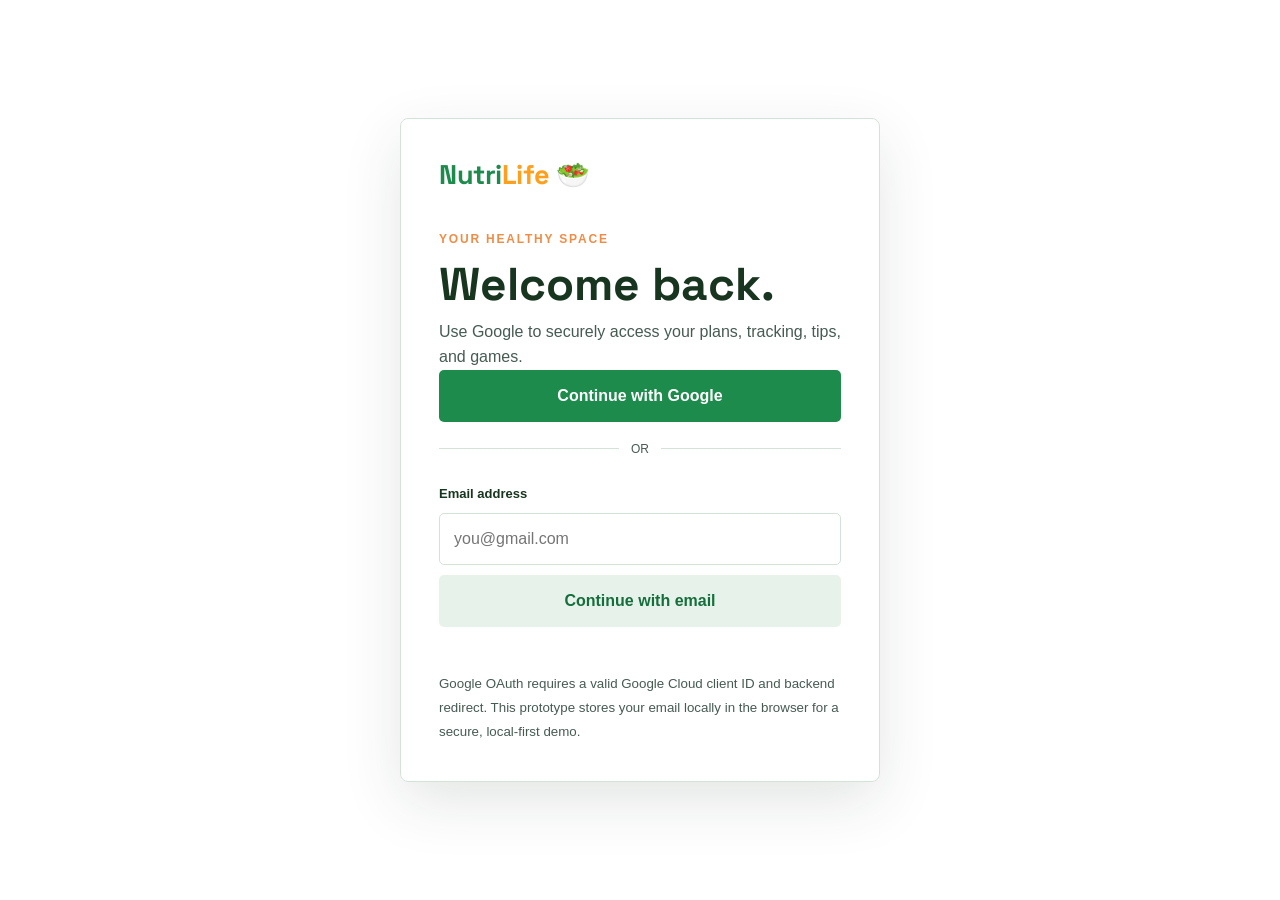
<file: index.html>
<!DOCTYPE html>
<html lang="en">

<head>
    <meta charset="UTF-8">
    <meta name="viewport" content="width=device-width, initial-scale=1.0">
    <meta name="description" content="NutriLife — Discover delicious recipes, nutrition advice, and healthy habits to help you live your best life.">
    <title>NutriLife — Healthy Eating</title>
    <link rel="stylesheet" href="styles.css">
</head>

<body>
    <script src="auth.js"></script>

    <!-- =========================
     NAVIGATION
========================= -->

    <header>
        <nav class="navbar">

            <a href="index.html" class="logo">
                Nutri<span>Life</span> 🥗
            </a>

            <ul class="nav-links" id="navLinks">
                <li><a href="index.html" class="active">Home</a></li>
                <li><a href="calculator.html">Calorie Calculator</a></li>
                <li><a href="nutrition.html">Nutrition</a></li>
                <li><a href="planner.html">Meal Planner</a></li>
                <li><a href="tips.html">Tips</a></li>
                <li><a href="game.html">Game</a></li>
            </ul>

            <button class="menu-btn" onclick="toggleMenu()">☰</button>

        </nav>

    </header>


    <!-- =========================
     HERO
========================= -->

    <section class="hero" id="home">

        <div class="hero-content">

            <h1>
                Eat Better.<br>
                Feel <span>Better.</span>
            </h1>

            <p>
                Discover delicious recipes, simple nutrition advice,
                and healthy habits designed to help you live your best life.
            </p>

            <div class="hero-buttons">

                <a href="planner.html">
                    <button class="btn btn-secondary">
                        Build My Meal Plan
                    </button>
                </a>

            </div>

        </div>

    </section>


    <!-- =========================
     BENEFITS
========================= -->

    <section class="benefits">

        <div class="container">

            <div class="section-title">
                <h2>Why Eat Healthy?</h2>
                <p>Small choices can make a big difference.</p>
            </div>

            <div class="benefit-grid">

                <div class="benefit-card">
                    <div class="benefit-icon">⚡</div>
                    <h3>More Energy</h3>
                    <p>Give your body the nutrients it needs to stay energized.</p>
                </div>

                <div class="benefit-card">
                    <div class="benefit-icon">🧠</div>
                    <h3>Better Focus</h3>
                    <p>Healthy foods can support concentration and mental performance.</p>
                </div>

                <div class="benefit-card">
                    <div class="benefit-icon">❤️</div>
                    <h3>Heart Health</h3>
                    <p>Choose balanced foods that support your overall wellbeing.</p>
                </div>

                <div class="benefit-card">
                    <div class="benefit-icon">💪</div>
                    <h3>Strong Body</h3>
                    <p>Protein, vitamins and minerals help support your body.</p>
                </div>

            </div>

        </div>

    </section>


    <!-- =========================
     NEWSLETTER
========================= -->

    <section class="newsletter">

        <div class="newsletter-box">

            <h2>Join the NutriLife Community</h2>

            <p>
                Get nutrition tips and healthy habits delivered
                straight to your inbox.
            </p>

            <form class="newsletter-form" onsubmit="subscribe(event)">

                <input type="email" id="email" placeholder="Enter your email" required>

                <button type="submit">
                    Subscribe
                </button>

            </form>

        </div>

    </section>


    <!-- =========================
     FOOTER
========================= -->

    <footer>

        <div class="footer-grid">

            <div>

                <h3>🥗 NutriLife</h3>

                <p>
                    Helping people discover simple,
                    delicious and balanced ways to eat better.
                </p>

            </div>

            <div>

                <h3>Explore</h3>

                <ul>
                    <li><a href="nutrition.html">Nutrition</a></li>
                    <li><a href="planner.html">Meal Planner</a></li>
                    <li><a href="tips.html">Health Tips</a></li>
                </ul>

            </div>

            <div>

                <h3>Follow Us</h3>

                <ul>
                    <li>📸 Instagram</li>
                    <li>📘 Facebook</li>
                    <li>🐦 Twitter</li>
                    <li>▶️ YouTube</li>
                </ul>

            </div>

        </div>

        <div class="copyright">

            © 2026 NutriLife. Eat well. Live well.

        </div>

    </footer>


    <!-- =========================
     JAVASCRIPT
========================= -->

    <script>

        /* MOBILE MENU */

        function toggleMenu() {
            document
                .getElementById("navLinks")
                .classList.toggle("show");
        }


        /* NEWSLETTER */

        function subscribe(event) {

            event.preventDefault();

            const email =
                document
                    .getElementById("email")
                    .value;

            alert(
                "Thanks for subscribing! 🥗\n\n" +
                email +
                " has been added to the NutriLife newsletter."
            );

            document
                .getElementById("email")
                .value = "";

        }

    </script>

</body>

</html>
</file>
<file: styles.css>
@import url('https://fonts.googleapis.com/css2?family=DM+Sans:wght@400;500;700&family=Space+Grotesk:wght@500;600;700&display=swap');

:root {
    --bg: #f5fbf6;
    --card: #ffffff;
    --surface: #eef7ee;
    --text: #17231d;
    --muted: #465b52;
    --line: #d4e3d8;
    --green: #1d8b4c;
    --green-dark: #166e3c;
    --orange: #ef8d47;
    --blue: #3fa8c9;
    --danger: #c95d43;
    --shadow: 0 18px 40px rgba(23, 35, 29, 0.09);
}

:focus-visible {
    outline: 3px solid rgba(29, 139, 76, 0.45);
    outline-offset: 2px;
}

html { scroll-behavior: smooth; }
body {
    margin: 0;
    color: var(--text);
    background: var(--bg);
    font-family: 'DM Sans', sans-serif;
    line-height: 1.5;
}
button, input, select { font: inherit; }
button { cursor: pointer; }
button:disabled { cursor: not-allowed; opacity: 0.7; }

header { border-bottom: 1px solid var(--line); background: rgba(245, 251, 246, 0.96); position: sticky; top: 0; z-index: 2; backdrop-filter: blur(12px); }
.navbar { max-width: 1160px; height: 74px; margin: auto; padding: 0 24px; display: flex; align-items: center; justify-content: space-between; }
.logo { color: var(--green); font: 700 25px 'Space Grotesk', sans-serif; text-decoration: none; letter-spacing: 0; }
.logo span { color: var(--orange); }
.nav-links { display: flex; gap: 26px; list-style: none; margin: 0; padding: 0; }
.nav-links a { color: var(--muted); font-size: 14px; text-decoration: none; }
.nav-links a:hover, .nav-links a.active { color: var(--green); }
.menu-btn { display: none; border: 0; background: var(--green); color: white; padding: 9px 12px; border-radius: 6px; }
.sign-out { border: 0; background: transparent; color: var(--muted); font: inherit; font-size: 14px; cursor: pointer; }
.sign-out:hover { color: var(--orange); }
.login-page { min-height: 100vh; display: grid; place-items: center; background: radial-gradient(circle at 20% 10%, #e4f1d1, transparent 35%), var(--bg); }
.login-shell { width: min(100% - 36px, 480px); }
.login-card { padding: 38px; border: 1px solid var(--line); border-radius: 20px; background: var(--card); box-shadow: var(--shadow); }
.login-card .logo { display: block; margin-bottom: 34px; }
.login-card h1 { font-size: 46px; margin: 12px 0; }
.login-card p, .login-card small { color: var(--muted); line-height: 1.6; }
.login-card form { display: grid; gap: 10px; margin: 26px 0 16px; }
.login-card label { font-size: 13px; font-weight: 700; }
.login-button { border: 0; border-radius: 12px; padding: 14px; background: var(--green); color: white; font-weight: 700; width: 100%; }
.login-button.secondary { background: #e7f3ea; color: var(--green-dark); }
.login-button:hover { filter: brightness(0.97); }
.login-error { min-height: 18px; color: var(--danger); font-size: 13px; }
.or-divider { display: flex; align-items: center; gap: 12px; color: var(--muted); font-size: 12px; text-transform: uppercase; margin: 18px 0; }
.or-divider::before, .or-divider::after { content: ""; flex: 1; height: 1px; background: var(--line); }

.calculator-shell { max-width: 1160px; margin: auto; padding: 78px 24px 110px; }
.intro { max-width: 740px; margin-bottom: 46px; }
.eyebrow { color: var(--orange); font-size: 12px; font-weight: 700; letter-spacing: 1.8px; text-transform: uppercase; }
h1, h2, h3 { font-family: 'Space Grotesk', sans-serif; letter-spacing: 0; }
h1 { font-size: clamp(42px, 7vw, 82px); line-height: .98; margin: 16px 0 22px; max-width: 760px; }
h1 span { color: var(--green); }
.intro p { color: var(--muted); font-size: 18px; line-height: 1.6; max-width: 600px; }
.calculator-grid { display: grid; grid-template-columns: minmax(0, 1.05fr) minmax(320px, .95fr); gap: 26px; align-items: start; }
.form-panel, .result-panel { background: var(--card); border: 1px solid var(--line); border-radius: 18px; padding: 32px; }
.form-panel h2, .result-panel h2 { margin: 0 0 8px; font-size: 27px; }
.panel-copy { color: var(--muted); margin: 0 0 27px; line-height: 1.5; }
.field-grid { display: grid; grid-template-columns: 1fr 1fr; gap: 18px; }
.field { display: flex; flex-direction: column; gap: 8px; }
.field.full { grid-column: 1 / -1; }
label { font-size: 13px; font-weight: 700; }
input, select { width: 100%; border: 1px solid var(--line); border-radius: 10px; padding: 13px 14px; background: white; color: var(--text); outline: none; }
input:focus, select:focus { border-color: var(--green); box-shadow: 0 0 0 3px rgba(29, 139, 76, .12); }
.hint { color: var(--muted); font-size: 12px; }
.calculate-btn { width: 100%; border: 0; border-radius: 12px; margin-top: 25px; padding: 15px; background: var(--green); color: white; font-weight: 700; }
.calculate-btn:hover { background: var(--green-dark); }
.result-panel { background: var(--green); color: white; position: sticky; top: 100px; }
.result-panel:not(.is-visible) { min-height: 390px; display: flex; flex-direction: column; justify-content: center; }
.result-panel:not(.is-visible) .result-content { display: none; }
.result-empty { color: #d5e3d7; line-height: 1.6; }
.is-visible .result-empty { display: none; }
.result-content { display: none; }
.is-visible .result-content { display: block; }
.nutrition-dashboard { display: grid; grid-template-columns: 1.15fr .85fr; gap: 24px; margin-top: 34px; }
.dashboard-panel { padding: 28px; border: 1px solid var(--line); border-radius: 20px; background: var(--card); box-shadow: 0 8px 25px rgba(14, 30, 19, .04); }
.dashboard-heading { display: flex; align-items: flex-start; justify-content: space-between; gap: 18px; }
.dashboard-heading h2 { margin: 6px 0 0; font-size: 24px; }
.dashboard-label { color: var(--orange); font-size: 12px; font-weight: 700; letter-spacing: 1px; text-transform: uppercase; }
.dashboard-copy { color: var(--muted); font-size: 14px; line-height: 1.5; margin: 12px 0 20px; }
.dashboard-reset { border: 1px solid var(--line); border-radius: 10px; background: transparent; color: var(--muted); padding: 8px 12px; font-size: 12px; }
.intake-form { display: grid; grid-template-columns: repeat(3, 1fr); gap: 12px; align-items: end; }
.intake-form label { display: grid; gap: 7px; color: var(--text); font-size: 12px; font-weight: 700; }
.intake-form input { padding: 11px 12px; }
.intake-form .btn { grid-column: 1 / -1; width: 100%; padding: 12px; }
.intake-status { color: var(--green); font-size: 13px; font-weight: 700; margin-top: 17px; }
.water-percent { color: var(--green); font-size: 19px; font-weight: 700; }
.water-progress { height: 9px; margin: 21px 0; border-radius: 8px; background: #dce8df; overflow: hidden; }
.water-progress-bar { width: 0; height: 100%; border-radius: 8px; background: var(--blue); transition: width .25s ease; }
.water-glasses { display: grid; grid-template-columns: repeat(8, 1fr); gap: 7px; }
.water-glass { height: 35px; border: 1px solid #b7d6df; border-radius: 4px; background: #eef8fa; color: white; font-weight: 700; }
.water-glass.filled { border-color: var(--blue); background: var(--blue); }
.profile-form { display: grid; grid-template-columns: repeat(2, minmax(0, 1fr)); gap: 12px; margin-top: 18px; }
.profile-form label { display: grid; gap: 6px; }
.profile-form .btn { grid-column: 1 / -1; }
.quick-status { color: var(--muted); font-size: 12px; line-height: 1.4; margin-top: 15px; }

@media (max-width: 760px) {
    .nutrition-dashboard { grid-template-columns: 1fr; }
    .profile-form { grid-template-columns: 1fr; }
}
@media (max-width: 480px) {
    .intake-form { grid-template-columns: 1fr; }
    .intake-form .btn { grid-column: auto; }
}
.result-label { color: var(--lime); font-size: 13px; font-weight: 700; text-transform: uppercase; letter-spacing: 1px; }
.target { color: var(--lime); font: 700 clamp(48px, 7vw, 72px) 'Space Grotesk', sans-serif; margin: 7px 0 5px; }
.result-note { color: #d5e3d7; line-height: 1.5; margin: 0 0 28px; }
.stats { display: grid; grid-template-columns: 1fr 1fr; gap: 10px; }
.stat { border-top: 1px solid rgba(255,255,255,.25); padding-top: 13px; }
.stat strong { display: block; font: 600 22px 'Space Grotesk', sans-serif; }
.stat span { color: #c0d3c3; font-size: 12px; }
.macro-title { margin: 30px 0 14px; font-size: 16px; }
.macro { display: flex; justify-content: space-between; border-top: 1px solid rgba(255,255,255,.25); padding: 12px 0; color: #e8f1e8; }
.macro strong { color: var(--lime); }
.diet-plan { margin-top: 30px; }
.diet-intro { color: #d5e3d7; font-size: 13px; line-height: 1.5; margin: -2px 0 14px; }
.meal-plan { display: grid; gap: 10px; }
.meal-card { display: flex; align-items: center; justify-content: space-between; gap: 16px; border-top: 1px solid rgba(255,255,255,.25); padding: 12px 0; }
.meal-card p { color: #e8f1e8; font-size: 13px; line-height: 1.4; margin: 5px 0 0; }
.meal-card strong { color: var(--lime); white-space: nowrap; font-size: 14px; }
.meal-label { color: var(--lime); font-size: 12px; font-weight: 700; letter-spacing: .8px; text-transform: uppercase; }
.serving-control { display: grid; grid-template-columns: 1fr auto; gap: 8px; color: #d5e3d7; font-size: 13px; margin: 16px 0; }
.serving-control output { color: var(--lime); font-weight: 700; }
.serving-control input { grid-column: 1 / -1; width: 100%; accent-color: var(--lime); }
.shopping-list { display: grid; gap: 8px; }
.shopping-item { display: flex; align-items: center; gap: 8px; color: #e8f1e8; font-size: 13px; }
.shopping-item input { width: auto; accent-color: var(--lime); }
.history-panel { margin-top: 24px; padding: 28px; border: 1px solid var(--line); border-radius: 20px; background: var(--card); }
.history-list { display: grid; gap: 8px; }
.history-row { display: flex; flex-wrap: wrap; gap: 16px; border-top: 1px solid var(--line); padding: 12px 0; color: var(--muted); font-size: 13px; }
.history-row strong { color: var(--text); margin-right: auto; }
.history-delete { border: 1px solid #e2b8ad; border-radius: 5px; padding: 5px 9px; background: transparent; color: #c65f48; font-size: 12px; }
.history-delete:hover { background: #fff0eb; }
.game-page { background: #102217; color: white; min-height: 100vh; }
.game-page header { background: rgba(16, 34, 23, .95); border-color: rgba(255,255,255,.12); }
.game-page .nav-links a { color: #b8c6bd; }
.game-page .nav-links a:hover, .game-page .nav-links a.active { color: var(--lime); }
.game-shell { max-width: 1000px; margin: auto; padding: 70px 24px 90px; }
.game-intro { max-width: 680px; margin-bottom: 35px; }
.game-intro h1 { font-size: clamp(46px, 8vw, 86px); line-height: .95; margin: 14px 0 18px; }
.game-intro h1 span { color: var(--lime); }
.game-intro p { color: #b8c6bd; font-size: 18px; line-height: 1.6; }
.game-panel { padding: 24px; border: 1px solid rgba(255,255,255,.15); border-radius: 10px; background: #193526; box-shadow: 0 20px 55px rgba(0,0,0,.22); }
.game-topbar { display: grid; grid-template-columns: repeat(3, 1fr); gap: 10px; margin-bottom: 18px; }
.game-topbar > div { padding: 13px 16px; border-radius: 6px; background: rgba(255,255,255,.08); }
.game-stat-label { display: block; color: #b8c6bd; font-size: 11px; letter-spacing: 1px; text-transform: uppercase; }
.game-topbar strong { display: block; color: var(--lime); font: 700 27px 'Space Grotesk', sans-serif; margin-top: 4px; }
.game-stage { height: 480px; position: relative; overflow: hidden; border-radius: 7px; border: 1px solid rgba(255,255,255,.12); background: radial-gradient(circle at 50% 0%, #376b45 0, #234d35 34%, #132c20 100%); outline: none; }
.game-stage:focus { box-shadow: 0 0 0 3px rgba(217,237,99,.5); }
.game-stage::after { content: ""; position: absolute; inset: auto 0 0; height: 50px; background: #0e2118; border-top: 1px solid rgba(217,237,99,.25); }
.game-message { position: absolute; z-index: 3; inset: 0; display: grid; place-content: center; text-align: center; padding: 24px; background: rgba(16,34,23,.62); }
.game-message[hidden] { display: none; }
.game-message h2 { font-size: 32px; margin: 0 0 8px; }
.game-message p { color: #d5e3d7; margin: 0 0 20px; }
.game-start { border: 0; border-radius: 5px; padding: 14px 24px; background: var(--lime); color: #17231d; font-weight: 700; }
.basket { position: absolute; z-index: 2; bottom: 13px; left: 50%; transform: translateX(-50%); font-size: 43px; transition: left .12s ease; }
.falling-food { position: absolute; z-index: 1; top: -50px; font-size: 34px; animation: foodFall linear forwards; }
@keyframes foodFall { to { top: calc(100% + 35px); transform: rotate(360deg); } }
.game-controls { display: flex; justify-content: center; gap: 15px; margin-top: 18px; }
.game-controls button { width: 58px; height: 45px; border: 1px solid rgba(255,255,255,.2); border-radius: 5px; background: #244a35; color: white; font-size: 26px; }
.game-controls button:hover { background: var(--green); border-color: var(--lime); }
.game-controls .game-end { width: auto; padding: 0 16px; background: #713a35; font-size: 14px; }
.meal-input select, .meal-input input { min-width: 0; }
.planner-actions { display: flex; align-items: center; gap: 10px; flex-wrap: wrap; margin-bottom: 24px; color: #b8c6bd; font-size: 14px; }
.planner-actions .add-btn { padding: 10px 16px; }
.planner-actions span { margin-left: auto; font-weight: 700; color: #ffcf8a; }
.meal-list li strong { color: #1d8b4c; font-size: 12px; margin-right: 4px; text-transform: uppercase; }

@media (max-width: 600px) {
    .planner-actions span { margin-left: 0; width: 100%; }
}
.game-status { color: #b8c6bd; text-align: center; font-size: 13px; margin: 15px 0 0; }
.game-page footer { background: #0e2118; border-color: rgba(255,255,255,.12); color: #b8c6bd; }
@media (max-width: 600px) { .game-shell { padding: 48px 16px 65px; } .game-panel { padding: 14px; } .game-stage { height: 420px; } }
.smart-tools, .insights-grid { display: grid; grid-template-columns: repeat(2, minmax(0, 1fr)); gap: 24px; margin-top: 24px; }
.smart-tools .unit-panel { grid-column: 1 / -1; }
.tool-row { display: flex; align-items: center; gap: 8px; margin-top: 18px; }
.tool-row input, .tool-row select { min-width: 0; padding: 11px 12px; }
.tool-row input { flex: 1; }
.tool-small { border: 0; border-radius: 10px; padding: 11px 14px; background: var(--green); color: white; font-weight: 700; white-space: nowrap; }
.tool-small:hover { background: #146b39; }
.rings { display: flex; justify-content: space-around; gap: 18px; margin: 24px 0 12px; }
.ring { --ring-progress: 0deg; width: 92px; height: 92px; display: grid; place-content: center; text-align: center; border-radius: 50%; background: conic-gradient(var(--orange) var(--ring-progress), #e5e9df 0); position: relative; }
.ring::before { content: ""; position: absolute; inset: 8px; border-radius: 50%; background: var(--card); }
.ring span, .ring small { position: relative; z-index: 1; }
.ring span { font-weight: 700; font-size: 17px; }
.ring small { font-size: 10px; color: var(--muted); }
.weekly-total { color: var(--green); font: 700 34px 'Space Grotesk', sans-serif; margin-top: 22px; }
.week-bars { display: flex; align-items: end; gap: 8px; height: 70px; margin-top: 20px; border-bottom: 1px solid var(--line); }
.week-bars span { flex: 1; min-height: 4px; border-radius: 4px 4px 0 0; background: var(--orange); }
.density-grade { color: var(--green); font: 700 36px 'Space Grotesk', sans-serif; }
.density-meter { height: 12px; margin-top: 24px; border-radius: 8px; background: #e5e9df; overflow: hidden; }
.density-meter div { width: 0; height: 100%; border-radius: inherit; background: linear-gradient(90deg, var(--orange), var(--lime)); transition: width .3s ease; }
.badges { display: flex; gap: 8px; flex-wrap: wrap; margin-top: 24px; }
.badges span { padding: 9px 11px; border: 1px solid var(--line); border-radius: 5px; color: var(--muted); font-size: 12px; }
.badges span.unlocked { border-color: var(--green); background: #e8f5e9; color: var(--green); font-weight: 700; }
.export-buttons { display: flex; gap: 8px; margin-top: 18px; flex-wrap: wrap; }
.reminder-panel { margin-top: 24px; }
.reminder-controls { display: flex; align-items: end; gap: 12px; flex-wrap: wrap; margin-top: 20px; }
.reminder-controls label { display: grid; gap: 7px; color: var(--text); font-size: 12px; }
.reminder-controls input { padding: 10px; }

@media (max-width: 760px) {
    .smart-tools, .insights-grid { grid-template-columns: 1fr; }
    .nav-links { display: none; }
    .menu-btn { display: block; }
    .calculator-shell { padding-top: 54px; }
    .calculator-grid { grid-template-columns: 1fr; }
    .result-panel { position: static; }
    .tool-row { flex-wrap: wrap; }
}
@media (max-width: 480px) {
    .navbar, .calculator-shell { padding-left: 18px; padding-right: 18px; }
    .form-panel, .result-panel { padding: 23px; }
    .field-grid { grid-template-columns: 1fr; }
    .field.full { grid-column: auto; }
    .tool-row input, .tool-row select { flex: 1 1 42%; }
    .rings { gap: 8px; }
    .ring { width: 78px; height: 78px; }
    .reminder-controls { display: grid; grid-template-columns: 1fr; }
}
footer { border-top: 1px solid var(--line); padding: 24px; color: var(--muted); font-size: 13px; text-align: center; }

/* chart styles */
.chart-card { padding: 24px; margin-top: 24px; border-radius: 22px; background: linear-gradient(135deg, rgba(240, 253, 244, 1), rgba(255, 255, 255, 0.96)); border: 1px solid rgba(34, 197, 94, 0.12); box-shadow: 0 18px 40px rgba(15, 23, 42, 0.08); }
.chart-header { margin-bottom: 20px; }
.chart-header h3 { margin: 8px 0 0; font-size: clamp(1.5rem, 2vw, 2rem); color: var(--text); }
.chart-grid { display: grid; grid-template-columns: repeat(2, minmax(0, 1fr)); gap: 20px; }
.chart-panel { background: rgba(255, 255, 255, 0.85); border: 1px solid rgba(148, 163, 184, 0.22); border-radius: 18px; padding: 16px; box-shadow: inset 0 1px 0 rgba(255, 255, 255, 0.8); }
.chart-wrap { position: relative; height: 320px; }
.chart-card canvas { width: 100% !important; min-height: 280px; }
@media (max-width: 768px) { .chart-grid { grid-template-columns: 1fr; } .chart-wrap { height: 260px; } }

/* Utilities */
.sr-only { position: absolute; width: 1px; height: 1px; padding: 0; margin: -1px; overflow: hidden; clip: rect(0, 0, 0, 0); white-space: nowrap; border: 0; }

/* remove duplicate/legacy imports after 216 */
    --ink: #17231d;
    --muted: #68766d;
    --paper: #f7f5ef;
    --panel: #fffdf8;
    --line: #d9ded3;
    --green: #1d6b4b;
    --lime: #d9ed63;
    --orange: #ef8657;
}

* { box-sizing: border-box; }
html { scroll-behavior: smooth; }
body { margin: 0; color: var(--ink); background: var(--paper); font-family: 'DM Sans', sans-serif; }
button, input, select { font: inherit; }
button { cursor: pointer; }

header { border-bottom: 1px solid var(--line); background: rgba(247, 245, 239, .94); position: sticky; top: 0; z-index: 2; backdrop-filter: blur(12px); }
.navbar { max-width: 1160px; height: 74px; margin: auto; padding: 0 24px; display: flex; align-items: center; justify-content: space-between; }
.logo { color: var(--green); font: 700 25px 'Space Grotesk', sans-serif; text-decoration: none; letter-spacing: 0; }
.logo span { color: var(--orange); }
.nav-links { display: flex; gap: 26px; list-style: none; margin: 0; padding: 0; }
.nav-links a { color: var(--muted); font-size: 14px; text-decoration: none; }
.nav-links a:hover, .nav-links a.active { color: var(--green); }
.menu-btn { display: none; border: 0; background: var(--green); color: white; padding: 9px 12px; border-radius: 6px; }
.sign-out { border: 0; background: transparent; color: var(--muted); font: inherit; font-size: 14px; cursor: pointer; }
.sign-out:hover { color: var(--orange); }
.login-page { min-height: 100vh; display: grid; place-items: center; background: radial-gradient(circle at 20% 10%, #e4f1d1, transparent 35%), var(--paper); }
.login-shell { width: min(100% - 36px, 480px); }
.login-card { padding: 38px; border: 1px solid var(--line); border-radius: 8px; background: var(--panel); box-shadow: 0 20px 60px rgba(23, 53, 31, .12); }
.login-card .logo { display: block; margin-bottom: 34px; }
.login-card h1 { font-size: 46px; margin: 12px 0; }
.login-card p, .login-card small { color: var(--muted); line-height: 1.6; }
.login-card form { display: grid; gap: 10px; margin: 26px 0 16px; }
.login-card label { font-size: 13px; font-weight: 700; }
.login-button { border: 0; border-radius: 5px; padding: 14px; background: var(--green); color: white; font-weight: 700; }
.login-error { min-height: 18px; color: #c65f48; font-size: 13px; }

.calculator-shell { max-width: 1160px; margin: auto; padding: 78px 24px 110px; }
.intro { max-width: 740px; margin-bottom: 46px; }
.eyebrow { color: var(--orange); font-size: 12px; font-weight: 700; letter-spacing: 1.8px; text-transform: uppercase; }
h1, h2, h3 { font-family: 'Space Grotesk', sans-serif; letter-spacing: 0; }
h1 { font-size: clamp(42px, 7vw, 82px); line-height: .98; margin: 16px 0 22px; max-width: 760px; }
h1 span { color: var(--green); }
.intro p { color: var(--muted); font-size: 18px; line-height: 1.6; max-width: 600px; }
.calculator-grid { display: grid; grid-template-columns: minmax(0, 1.05fr) minmax(320px, .95fr); gap: 26px; align-items: start; }
.form-panel, .result-panel { background: var(--panel); border: 1px solid var(--line); border-radius: 8px; padding: 32px; }
.form-panel h2, .result-panel h2 { margin: 0 0 8px; font-size: 27px; }
.panel-copy { color: var(--muted); margin: 0 0 27px; line-height: 1.5; }
.field-grid { display: grid; grid-template-columns: 1fr 1fr; gap: 18px; }
.field { display: flex; flex-direction: column; gap: 8px; }
.field.full { grid-column: 1 / -1; }
label { font-size: 13px; font-weight: 700; }
input, select { width: 100%; border: 1px solid var(--line); border-radius: 5px; padding: 13px 14px; background: white; color: var(--ink); outline: none; }
input:focus, select:focus { border-color: var(--green); box-shadow: 0 0 0 3px rgba(29, 107, 75, .12); }
.hint { color: var(--muted); font-size: 12px; }
.calculate-btn { width: 100%; border: 0; border-radius: 5px; margin-top: 25px; padding: 15px; background: var(--green); color: white; font-weight: 700; }
.calculate-btn:hover { background: #154e38; }
.result-panel { background: var(--green); color: white; position: sticky; top: 100px; }
.result-panel:not(.is-visible) { min-height: 390px; display: flex; flex-direction: column; justify-content: center; }
.result-panel:not(.is-visible) .result-content { display: none; }
.result-empty { color: #d5e3d7; line-height: 1.6; }
.is-visible .result-empty { display: none; }
.result-content { display: none; }
.is-visible .result-content { display: block; }
.nutrition-dashboard { display: grid; grid-template-columns: 1.15fr .85fr; gap: 24px; margin-top: 34px; }
.dashboard-panel { padding: 28px; border: 1px solid var(--line); border-radius: 8px; background: var(--panel); }
.dashboard-heading { display: flex; align-items: flex-start; justify-content: space-between; gap: 18px; }
.dashboard-heading h2 { margin: 6px 0 0; font-size: 24px; }
.dashboard-label { color: var(--orange); font-size: 12px; font-weight: 700; letter-spacing: 1px; text-transform: uppercase; }
.dashboard-copy { color: var(--muted); font-size: 14px; line-height: 1.5; margin: 12px 0 20px; }
.dashboard-reset { border: 1px solid var(--line); border-radius: 5px; background: transparent; color: var(--muted); padding: 8px 12px; font-size: 12px; }
.intake-form { display: grid; grid-template-columns: repeat(3, 1fr); gap: 12px; align-items: end; }
.intake-form label { display: grid; gap: 7px; color: var(--ink); font-size: 12px; font-weight: 700; }
.intake-form input { padding: 11px 12px; }
.intake-form .btn { grid-column: 1 / -1; width: 100%; padding: 12px; }
.intake-status { color: var(--green); font-size: 13px; font-weight: 700; margin-top: 17px; }
.water-percent { color: var(--green); font-size: 19px; font-weight: 700; }
.water-progress { height: 9px; margin: 21px 0; border-radius: 8px; background: #dce8df; overflow: hidden; }
.water-progress-bar { width: 0; height: 100%; border-radius: 8px; background: #4aa9c4; transition: width .25s ease; }
.water-glasses { display: grid; grid-template-columns: repeat(8, 1fr); gap: 7px; }
.water-glass { height: 35px; border: 1px solid #b7d6df; border-radius: 4px; background: #eef8fa; color: white; font-weight: 700; }
.water-glass.filled { border-color: #4aa9c4; background: #4aa9c4; }

@media (max-width: 760px) {
    .nutrition-dashboard { grid-template-columns: 1fr; }
}
@media (max-width: 480px) {
    .intake-form { grid-template-columns: 1fr; }
    .intake-form .btn { grid-column: auto; }
}
.result-label { color: var(--lime); font-size: 13px; font-weight: 700; text-transform: uppercase; letter-spacing: 1px; }
.target { color: var(--lime); font: 700 clamp(48px, 7vw, 72px) 'Space Grotesk', sans-serif; margin: 7px 0 5px; }
.result-note { color: #d5e3d7; line-height: 1.5; margin: 0 0 28px; }
.stats { display: grid; grid-template-columns: 1fr 1fr; gap: 10px; }
.stat { border-top: 1px solid rgba(255,255,255,.25); padding-top: 13px; }
.stat strong { display: block; font: 600 22px 'Space Grotesk', sans-serif; }
.stat span { color: #c0d3c3; font-size: 12px; }
.macro-title { margin: 30px 0 14px; font-size: 16px; }
.macro { display: flex; justify-content: space-between; border-top: 1px solid rgba(255,255,255,.25); padding: 12px 0; color: #e8f1e8; }
.macro strong { color: var(--lime); }
.diet-plan { margin-top: 30px; }
.diet-intro { color: #d5e3d7; font-size: 13px; line-height: 1.5; margin: -2px 0 14px; }
.meal-plan { display: grid; gap: 10px; }
.meal-card { display: flex; align-items: center; justify-content: space-between; gap: 16px; border-top: 1px solid rgba(255,255,255,.25); padding: 12px 0; }
.meal-card p { color: #e8f1e8; font-size: 13px; line-height: 1.4; margin: 5px 0 0; }
.meal-card strong { color: var(--lime); white-space: nowrap; font-size: 14px; }
.meal-label { color: var(--lime); font-size: 12px; font-weight: 700; letter-spacing: .8px; text-transform: uppercase; }
.serving-control { display: grid; grid-template-columns: 1fr auto; gap: 8px; color: #d5e3d7; font-size: 13px; margin: 16px 0; }
.serving-control output { color: var(--lime); font-weight: 700; }
.serving-control input { grid-column: 1 / -1; width: 100%; accent-color: var(--lime); }
.shopping-list { display: grid; gap: 8px; }
.shopping-item { display: flex; align-items: center; gap: 8px; color: #e8f1e8; font-size: 13px; }
.shopping-item input { width: auto; accent-color: var(--lime); }
.history-panel { margin-top: 24px; padding: 28px; border: 1px solid var(--line); border-radius: 8px; background: var(--panel); }
.history-list { display: grid; gap: 8px; }
.history-row { display: flex; flex-wrap: wrap; gap: 16px; border-top: 1px solid var(--line); padding: 12px 0; color: var(--muted); font-size: 13px; }
.history-row strong { color: var(--ink); margin-right: auto; }
.history-delete { border: 1px solid #e2b8ad; border-radius: 5px; padding: 5px 9px; background: transparent; color: #c65f48; font-size: 12px; }
.history-delete:hover { background: #fff0eb; }
.game-page { background: #102217; color: white; min-height: 100vh; }
.game-page header { background: rgba(16, 34, 23, .95); border-color: rgba(255,255,255,.12); }
.game-page .nav-links a { color: #b8c6bd; }
.game-page .nav-links a:hover, .game-page .nav-links a.active { color: var(--lime); }
.game-shell { max-width: 1000px; margin: auto; padding: 70px 24px 90px; }
.game-intro { max-width: 680px; margin-bottom: 35px; }
.game-intro h1 { font-size: clamp(46px, 8vw, 86px); line-height: .95; margin: 14px 0 18px; }
.game-intro h1 span { color: var(--lime); }
.game-intro p { color: #b8c6bd; font-size: 18px; line-height: 1.6; }
.game-panel { padding: 24px; border: 1px solid rgba(255,255,255,.15); border-radius: 10px; background: #193526; box-shadow: 0 20px 55px rgba(0,0,0,.22); }
.game-topbar { display: grid; grid-template-columns: repeat(3, 1fr); gap: 10px; margin-bottom: 18px; }
.game-topbar > div { padding: 13px 16px; border-radius: 6px; background: rgba(255,255,255,.08); }
.game-stat-label { display: block; color: #b8c6bd; font-size: 11px; letter-spacing: 1px; text-transform: uppercase; }
.game-topbar strong { display: block; color: var(--lime); font: 700 27px 'Space Grotesk', sans-serif; margin-top: 4px; }
.game-stage { height: 480px; position: relative; overflow: hidden; border-radius: 7px; border: 1px solid rgba(255,255,255,.12); background: radial-gradient(circle at 50% 0%, #376b45 0, #234d35 34%, #132c20 100%); outline: none; }
.game-stage:focus { box-shadow: 0 0 0 3px rgba(217,237,99,.5); }
.game-stage::after { content: ""; position: absolute; inset: auto 0 0; height: 50px; background: #0e2118; border-top: 1px solid rgba(217,237,99,.25); }
.game-message { position: absolute; z-index: 3; inset: 0; display: grid; place-content: center; text-align: center; padding: 24px; background: rgba(16,34,23,.62); }
.game-message[hidden] { display: none; }
.game-message h2 { font-size: 32px; margin: 0 0 8px; }
.game-message p { color: #d5e3d7; margin: 0 0 20px; }
.game-start { border: 0; border-radius: 5px; padding: 14px 24px; background: var(--lime); color: #17231d; font-weight: 700; }
.basket { position: absolute; z-index: 2; bottom: 13px; left: 50%; transform: translateX(-50%); font-size: 43px; transition: left .12s ease; }
.falling-food { position: absolute; z-index: 1; top: -50px; font-size: 34px; animation: foodFall linear forwards; }
@keyframes foodFall { to { top: calc(100% + 35px); transform: rotate(360deg); } }
.game-controls { display: flex; justify-content: center; gap: 15px; margin-top: 18px; }
.game-controls button { width: 58px; height: 45px; border: 1px solid rgba(255,255,255,.2); border-radius: 5px; background: #244a35; color: white; font-size: 26px; }
.game-controls button:hover { background: var(--green); border-color: var(--lime); }
.game-controls .game-end { width: auto; padding: 0 16px; background: #713a35; font-size: 14px; }
.meal-input select, .meal-input input { min-width: 0; }
.planner-actions { display: flex; align-items: center; gap: 10px; flex-wrap: wrap; margin-bottom: 24px; color: #b8c6bd; font-size: 14px; }
.planner-actions .add-btn { padding: 10px 16px; }
.planner-actions span { margin-left: auto; font-weight: 700; color: #ffcf8a; }
.meal-list li strong { color: #1d8b4c; font-size: 12px; margin-right: 4px; text-transform: uppercase; }

@media (max-width: 600px) {
    .planner-actions span { margin-left: 0; width: 100%; }
}
.game-status { color: #b8c6bd; text-align: center; font-size: 13px; margin: 15px 0 0; }
.game-page footer { background: #0e2118; border-color: rgba(255,255,255,.12); color: #b8c6bd; }
@media (max-width: 600px) { .game-shell { padding: 48px 16px 65px; } .game-panel { padding: 14px; } .game-stage { height: 420px; } }
.smart-tools, .insights-grid { display: grid; grid-template-columns: repeat(2, minmax(0, 1fr)); gap: 24px; margin-top: 24px; }
.smart-tools .unit-panel { grid-column: 1 / -1; }
.quick-status { color: var(--muted); font-size: 12px; line-height: 1.4; margin-top: 15px; }
.tool-row { display: flex; align-items: center; gap: 8px; margin-top: 18px; }
.tool-row input, .tool-row select { min-width: 0; padding: 11px 12px; }
.tool-row input { flex: 1; }
.tool-small { border: 0; border-radius: 5px; padding: 11px 14px; background: var(--green); color: white; font-weight: 700; white-space: nowrap; }
.tool-small:hover { background: #146b39; }
.rings { display: flex; justify-content: space-around; gap: 18px; margin: 24px 0 12px; }
.ring { --ring-progress: 0deg; width: 92px; height: 92px; display: grid; place-content: center; text-align: center; border-radius: 50%; background: conic-gradient(var(--orange) var(--ring-progress), #e5e9df 0); position: relative; }
.ring::before { content: ""; position: absolute; inset: 8px; border-radius: 50%; background: var(--panel); }
.ring span, .ring small { position: relative; z-index: 1; }
.ring span { font-weight: 700; font-size: 17px; }
.ring small { font-size: 10px; color: var(--muted); }
.weekly-total { color: var(--green); font: 700 34px 'Space Grotesk', sans-serif; margin-top: 22px; }
.week-bars { display: flex; align-items: end; gap: 8px; height: 70px; margin-top: 20px; border-bottom: 1px solid var(--line); }
.week-bars span { flex: 1; min-height: 4px; border-radius: 4px 4px 0 0; background: var(--orange); }
.density-grade { color: var(--green); font: 700 36px 'Space Grotesk', sans-serif; }
.density-meter { height: 12px; margin-top: 24px; border-radius: 8px; background: #e5e9df; overflow: hidden; }
.density-meter div { width: 0; height: 100%; border-radius: inherit; background: linear-gradient(90deg, var(--orange), var(--lime)); transition: width .3s ease; }
.badges { display: flex; gap: 8px; flex-wrap: wrap; margin-top: 24px; }
.badges span { padding: 9px 11px; border: 1px solid var(--line); border-radius: 5px; color: var(--muted); font-size: 12px; }
.badges span.unlocked { border-color: var(--green); background: #e8f5e9; color: var(--green); font-weight: 700; }
.export-buttons { display: flex; gap: 8px; margin-top: 18px; }
.reminder-panel { margin-top: 24px; }
.reminder-controls { display: flex; align-items: end; gap: 12px; flex-wrap: wrap; margin-top: 20px; }
.reminder-controls label { display: grid; gap: 7px; color: var(--ink); font-size: 12px; }
.reminder-controls input { padding: 10px; }

@media (max-width: 760px) {
    .smart-tools, .insights-grid { grid-template-columns: 1fr; }
}
@media (max-width: 480px) {
    .tool-row { flex-wrap: wrap; }
    .tool-row input, .tool-row select { flex: 1 1 42%; }
    .rings { gap: 8px; }
    .ring { width: 78px; height: 78px; }
}
footer { border-top: 1px solid var(--line); padding: 24px; color: var(--muted); font-size: 13px; text-align: center; }

@media (max-width: 760px) {
    .nav-links { display: none; }
    .menu-btn { display: block; }
    .calculator-shell { padding-top: 54px; }
    .calculator-grid { grid-template-columns: 1fr; }
    .result-panel { position: static; }
}
@media (max-width: 480px) {
    .navbar, .calculator-shell { padding-left: 18px; padding-right: 18px; }
    .form-panel, .result-panel { padding: 23px; }
    .field-grid { grid-template-columns: 1fr; }
    .field.full { grid-column: auto; }
}/* =========================
   GOOGLE FONTS
========================= */

@import url('https://fonts.googleapis.com/css2?family=Inter:wght@400;600;700;900&display=swap');

/* =========================
   GLOBAL STYLES
========================= */

* {
    margin: 0;
    padding: 0;
    box-sizing: border-box;
    scroll-behavior: smooth;
}

body {
    font-family: 'Inter', Arial, Helvetica, sans-serif;
    background: #f6fff8;
    color: #17351f;
}

button,
input {
    font: inherit;
}

button {
    cursor: pointer;
}

a {
    text-decoration: none;
    color: inherit;
}

/* =========================
   NAVBAR
========================= */

header {
    position: sticky;
    top: 0;
    z-index: 1000;
    background: rgba(255, 255, 255, 0.92);
    backdrop-filter: blur(14px);
    -webkit-backdrop-filter: blur(14px);
    box-shadow: 0 2px 20px rgba(0, 0, 0, 0.07);
}

.navbar {
    max-width: 1200px;
    margin: auto;
    height: 75px;
    display: flex;
    align-items: center;
    justify-content: space-between;
    padding: 0 20px;
}

.logo {
    font-size: 27px;
    font-weight: 900;
    color: #1d8b4c;
    letter-spacing: -0.5px;
}

.logo span {
    color: #ff9f1c;
}

.nav-links {
    display: flex;
    gap: 8px;
    list-style: none;
}

.nav-links a {
    text-decoration: none;
    color: #17351f;
    font-weight: 600;
    padding: 10px 18px;
    border-radius: 30px;
    transition: all 0.3s ease;
    font-size: 15px;
}

.nav-links a:hover {
    color: #1d8b4c;
    background: rgba(29, 139, 76, 0.08);
}

.nav-links a.active {
    color: white;
    background: #1d8b4c;
}

.menu-btn {
    display: none;
    border: none;
    background: #1d8b4c;
    color: white;
    padding: 10px 13px;
    border-radius: 8px;
    font-size: 18px;
}

/* =========================
   HERO
========================= */

.hero {
    min-height: 650px;
    display: flex;
    align-items: center;
    background:
        linear-gradient(90deg, rgba(246, 255, 248, 0.98), rgba(246, 255, 248, 0.65)),
        url("https://images.unsplash.com/photo-1498837167922-ddd27525d352?auto=format&fit=crop&w=1800&q=80") center/cover;
}

.hero-content {
    max-width: 1200px;
    width: 100%;
    margin: auto;
    padding: 60px 20px;
}

.hero h1 {
    max-width: 650px;
    font-size: clamp(45px, 7vw, 78px);
    line-height: 1;
    margin-bottom: 25px;
    letter-spacing: -2px;
}

.hero h1 span {
    color: #1d8b4c;
}

.hero p {
    max-width: 580px;
    font-size: 20px;
    line-height: 1.7;
    color: #52645a;
    margin-bottom: 30px;
}

.hero-buttons {
    display: flex;
    gap: 15px;
    flex-wrap: wrap;
}

/* =========================
   PAGE HERO (sub-pages)
========================= */

.page-hero {
    padding: 70px 20px 50px;
    text-align: center;
    position: relative;
    overflow: hidden;
}

.page-hero::before {
    content: '';
    position: absolute;
    inset: 0;
    background: linear-gradient(135deg, #e8f5e9 0%, #f6fff8 50%, #fff3e0 100%);
    z-index: 0;
}

.page-hero > * {
    position: relative;
    z-index: 1;
}

.page-hero .page-icon {
    font-size: 56px;
    margin-bottom: 16px;
    display: block;
    animation: float 3s ease-in-out infinite;
}

@keyframes float {
    0%, 100% { transform: translateY(0); }
    50% { transform: translateY(-10px); }
}

.page-hero h1 {
    font-size: clamp(34px, 5vw, 52px);
    margin-bottom: 12px;
    letter-spacing: -1.5px;
    color: #17351f;
}

.page-hero h1 span {
    color: #1d8b4c;
}

.page-hero p {
    font-size: 18px;
    color: #68766d;
    max-width: 550px;
    margin: 0 auto;
    line-height: 1.6;
}

/* =========================
   BUTTONS
========================= */

.btn {
    border: none;
    padding: 15px 28px;
    border-radius: 30px;
    font-weight: 700;
    transition: all 0.3s ease;
    font-size: 15px;
    display: inline-block;
}

.btn-primary {
    background: #1d8b4c;
    color: white;
    box-shadow: 0 4px 15px rgba(29, 139, 76, 0.3);
}

.btn-primary:hover {
    transform: translateY(-3px);
    background: #146b39;
    box-shadow: 0 6px 20px rgba(29, 139, 76, 0.4);
}

.btn-secondary {
    background: white;
    color: #1d8b4c;
    border: 2px solid #1d8b4c;
}

.btn-secondary:hover {
    background: #1d8b4c;
    color: white;
}

/* =========================
   SECTIONS
========================= */

section {
    padding: 80px 20px;
}

.container {
    max-width: 1200px;
    margin: auto;
}

.section-title {
    text-align: center;
    margin-bottom: 45px;
}

.section-title h2 {
    font-size: 40px;
    margin-bottom: 12px;
    letter-spacing: -1px;
}

.section-title p {
    color: #68766d;
    font-size: 17px;
}

/* =========================
   BENEFITS
========================= */

.benefits {
    background: white;
}

.benefit-grid {
    display: grid;
    grid-template-columns: repeat(4, 1fr);
    gap: 20px;
}

.benefit-card {
    text-align: center;
    padding: 35px 22px;
    border-radius: 20px;
    background: #f6fff8;
    transition: all 0.3s ease;
    border: 1px solid transparent;
}

.benefit-card:hover {
    transform: translateY(-8px);
    box-shadow: 0 15px 35px rgba(0, 0, 0, 0.08);
    border-color: rgba(29, 139, 76, 0.15);
}

.benefit-icon {
    font-size: 45px;
    margin-bottom: 15px;
}

.benefit-card h3 {
    margin-bottom: 10px;
    font-size: 18px;
}

.benefit-card p {
    color: #68766d;
    font-size: 15px;
    line-height: 1.5;
}

/* =========================
   RECIPES
========================= */

.recipes {
    background: #f1faf3;
}

.recipe-tools {
    display: flex;
    justify-content: center;
    gap: 12px;
    flex-wrap: wrap;
    margin-bottom: 35px;
}

#searchBox {
    width: 320px;
    max-width: 100%;
    padding: 14px 18px;
    border-radius: 30px;
    border: 1px solid #cbd8cf;
    outline: none;
    font-size: 15px;
    transition: border-color 0.3s, box-shadow 0.3s;
}

#searchBox:focus {
    border-color: #1d8b4c;
    box-shadow: 0 0 0 3px rgba(29, 139, 76, 0.1);
}

.filter-btn {
    padding: 12px 20px;
    border-radius: 25px;
    border: none;
    background: white;
    color: #1d8b4c;
    font-weight: 700;
    font-size: 14px;
    transition: all 0.3s ease;
}

.filter-btn.active,
.filter-btn:hover {
    background: #1d8b4c;
    color: white;
    box-shadow: 0 4px 12px rgba(29, 139, 76, 0.25);
}

.recipe-grid {
    display: grid;
    grid-template-columns: repeat(3, 1fr);
    gap: 25px;
}

.world-recipes {
    background: #fffdf8;
}

.world-controls {
    display: flex;
    align-items: center;
    justify-content: center;
    gap: 12px;
    margin-bottom: 35px;
}

.world-controls label {
    color: #17351f;
    font-weight: 700;
}

#countrySelect {
    min-width: 240px;
    padding: 13px 18px;
    border: 1px solid #cbd8cf;
    border-radius: 30px;
    background: white;
    color: #17351f;
    font-size: 15px;
}

.country-tag {
    display: inline-block;
    margin-bottom: 10px;
    color: #d66b27;
    font-size: 12px;
    font-weight: 800;
    letter-spacing: 1px;
    text-transform: uppercase;
}

.recipe-card {
    background: white;
    border-radius: 20px;
    overflow: hidden;
    box-shadow: 0 5px 20px rgba(0, 0, 0, 0.07);
    transition: all 0.35s ease;
}

.recipe-card:hover {
    transform: translateY(-7px);
    box-shadow: 0 12px 35px rgba(0, 0, 0, 0.12);
}

.recipe-img {
    height: 220px;
    width: 100%;
    object-fit: cover;
    transition: transform 0.5s ease;
}

.recipe-card:hover .recipe-img {
    transform: scale(1.05);
}

.recipe-body {
    padding: 22px;
}

.recipe-body h3 {
    margin-bottom: 10px;
    font-size: 22px;
}

.recipe-body p {
    color: #68766d;
    line-height: 1.5;
    margin-bottom: 15px;
    font-size: 15px;
}

.recipe-info {
    display: flex;
    justify-content: space-between;
    color: #1d8b4c;
    font-size: 14px;
    margin-bottom: 15px;
    font-weight: 600;
}

.favorite {
    float: right;
    border: none;
    background: transparent;
    font-size: 25px;
    transition: transform 0.2s;
}

.favorite:hover {
    transform: scale(1.2);
}

/* =========================
   RECIPE MODAL
========================= */

.recipe-modal-overlay {
    position: fixed;
    inset: 0;
    background: rgba(0, 0, 0, 0.6);
    backdrop-filter: blur(6px);
    -webkit-backdrop-filter: blur(6px);
    z-index: 2000;
    display: flex;
    align-items: center;
    justify-content: center;
    padding: 20px;
    opacity: 0;
    visibility: hidden;
    transition: all 0.35s ease;
}

.recipe-modal-overlay.active {
    opacity: 1;
    visibility: visible;
}

.recipe-modal {
    background: white;
    border-radius: 24px;
    max-width: 680px;
    width: 100%;
    max-height: 90vh;
    overflow-y: auto;
    box-shadow: 0 25px 60px rgba(0, 0, 0, 0.25);
    transform: translateY(30px) scale(0.95);
    transition: transform 0.35s ease;
    position: relative;
}

.recipe-modal-overlay.active .recipe-modal {
    transform: translateY(0) scale(1);
}

.recipe-modal-close {
    position: absolute;
    top: 16px;
    right: 16px;
    width: 40px;
    height: 40px;
    border-radius: 50%;
    border: none;
    background: rgba(255, 255, 255, 0.9);
    backdrop-filter: blur(8px);
    font-size: 20px;
    display: flex;
    align-items: center;
    justify-content: center;
    z-index: 10;
    transition: all 0.2s;
    box-shadow: 0 2px 10px rgba(0, 0, 0, 0.15);
}

.recipe-modal-close:hover {
    background: white;
    transform: scale(1.1);
}

.recipe-modal-img {
    width: 100%;
    height: 280px;
    object-fit: cover;
    border-radius: 24px 24px 0 0;
}

.recipe-modal-body {
    padding: 32px;
}

.recipe-modal-body h2 {
    font-size: 28px;
    margin-bottom: 6px;
    letter-spacing: -0.5px;
    color: #17351f;
}

.recipe-modal-meta {
    display: flex;
    gap: 20px;
    margin-bottom: 24px;
    color: #1d8b4c;
    font-weight: 600;
    font-size: 15px;
}

.recipe-modal-section {
    margin-bottom: 28px;
}

.recipe-modal-section h3 {
    font-size: 18px;
    color: #17351f;
    margin-bottom: 14px;
    display: flex;
    align-items: center;
    gap: 8px;
}

.recipe-modal-section h3 .section-icon {
    font-size: 22px;
}

/* Ingredients as tags */

.ingredients-list {
    display: flex;
    flex-wrap: wrap;
    gap: 8px;
    list-style: none;
}

.ingredients-list li {
    background: #f1faf3;
    border: 1px solid rgba(29, 139, 76, 0.15);
    padding: 8px 16px;
    border-radius: 30px;
    font-size: 14px;
    color: #17351f;
    font-weight: 500;
    transition: all 0.2s;
}

.ingredients-list li:hover {
    background: #e0f2e5;
    border-color: rgba(29, 139, 76, 0.3);
}

/* Steps numbered list */

.steps-list {
    list-style: none;
    counter-reset: step-counter;
}

.steps-list li {
    counter-increment: step-counter;
    display: flex;
    align-items: flex-start;
    gap: 16px;
    padding: 16px 0;
    border-bottom: 1px solid #f0f5f1;
    font-size: 15px;
    line-height: 1.6;
    color: #3a4d40;
}

.steps-list li:last-child {
    border-bottom: none;
}

.steps-list li::before {
    content: counter(step-counter);
    min-width: 36px;
    height: 36px;
    background: linear-gradient(135deg, #1d8b4c, #2ecc71);
    color: white;
    border-radius: 50%;
    display: flex;
    align-items: center;
    justify-content: center;
    font-weight: 700;
    font-size: 14px;
    flex-shrink: 0;
    box-shadow: 0 3px 10px rgba(29, 139, 76, 0.25);
}

/* Custom scrollbar for modal */

.recipe-modal::-webkit-scrollbar {
    width: 6px;
}

.recipe-modal::-webkit-scrollbar-track {
    background: transparent;
}

.recipe-modal::-webkit-scrollbar-thumb {
    background: #cbd8cf;
    border-radius: 10px;
}

@media(max-width: 600px) {
    .recipe-modal-img {
        height: 200px;
    }

    .recipe-modal-body {
        padding: 24px 20px;
    }

    .recipe-modal-body h2 {
        font-size: 24px;
    }
}

/* =========================
   CALORIE CALCULATOR
========================= */

.calculator-shell {
    max-width: 1160px;
    margin: auto;
    padding: 78px 24px 110px;
}

.calculator-shell .intro {
    max-width: 740px;
    margin-bottom: 46px;
}

.calculator-shell .eyebrow {
    color: #d66b27;
    font-size: 12px;
    font-weight: 700;
    letter-spacing: 1.8px;
    text-transform: uppercase;
}

.calculator-shell h1 {
    font-size: clamp(42px, 7vw, 82px);
    line-height: .98;
    margin: 16px 0 22px;
}

.calculator-shell h1 span { color: #1d8b4c; }

.calculator-shell .intro p {
    color: #68766d;
    font-size: 18px;
    line-height: 1.6;
    max-width: 600px;
}

.calculator-grid {
    display: grid;
    grid-template-columns: minmax(0, 1.05fr) minmax(320px, .95fr);
    gap: 26px;
    align-items: start;
}

.form-panel,
.result-panel {
    background: #fffdf8;
    border: 1px solid #d9ded3;
    border-radius: 8px;
    padding: 32px;
}

.form-panel h2,
.result-panel h2 { margin: 0 0 8px; font-size: 27px; }
.panel-copy { color: #68766d; margin: 0 0 27px; line-height: 1.5; }
.field-grid { display: grid; grid-template-columns: 1fr 1fr; gap: 18px; }
.field { display: flex; flex-direction: column; gap: 8px; }
.field.full { grid-column: 1 / -1; }
.field label { font-size: 13px; font-weight: 700; }
.field input,
.field select { width: 100%; padding: 13px 14px; border: 1px solid #d9ded3; border-radius: 5px; background: white; color: #17351f; outline: none; }
.field input:focus,
.field select:focus { border-color: #1d8b4c; box-shadow: 0 0 0 3px rgba(29, 139, 76, .12); }
.hint { color: #68766d; font-size: 12px; }
.calculate-btn { width: 100%; border: 0; border-radius: 5px; margin-top: 25px; padding: 15px; background: #1d8b4c; color: white; font-weight: 700; }
.calculate-btn:hover { background: #146b39; }
.result-panel { background: #17351f; color: white; position: sticky; top: 100px; }
.result-panel:not(.is-visible) { min-height: 390px; display: flex; flex-direction: column; justify-content: center; }
.result-panel:not(.is-visible) .result-content,
.result-content { display: none; }
.result-panel.is-visible .result-content { display: block; }
.result-empty { color: #d5e3d7; line-height: 1.6; }
.result-panel.is-visible .result-empty { display: none; }
.result-label { color: #d9ed63; font-size: 13px; font-weight: 700; text-transform: uppercase; letter-spacing: 1px; }
.target { color: #d9ed63; font-size: clamp(48px, 7vw, 72px); font-weight: 900; margin: 7px 0 5px; }
.result-note { color: #d5e3d7; line-height: 1.5; margin: 0 0 28px; }
.stats { display: grid; grid-template-columns: 1fr 1fr; gap: 10px; }
.stat { border-top: 1px solid rgba(255,255,255,.25); padding-top: 13px; }
.stat strong { display: block; font-size: 22px; }
.stat span { color: #c0d3c3; font-size: 12px; }
.macro-title { margin: 30px 0 14px; font-size: 16px; }
.macro { display: flex; justify-content: space-between; border-top: 1px solid rgba(255,255,255,.25); padding: 12px 0; color: #e8f1e8; }
.macro strong { color: #d9ed63; }

@media(max-width: 760px) {
    .calculator-grid { grid-template-columns: 1fr; }
    .result-panel { position: static; }
}

@media(max-width: 480px) {
    .form-panel, .result-panel { padding: 23px; }
    .field-grid { grid-template-columns: 1fr; }
    .field.full { grid-column: auto; }
}

/* =========================
   NUTRITION
========================= */

.nutrition {
    background: white;
}

.nutrition-grid {
    display: grid;
    grid-template-columns: repeat(4, 1fr);
    gap: 20px;
}

.nutrition-card {
    padding: 30px;
    border-radius: 20px;
    text-align: center;
    background: #f6fff8;
    transition: all 0.3s ease;
    border: 1px solid transparent;
}

.nutrition-card:hover {
    transform: translateY(-5px);
    box-shadow: 0 10px 25px rgba(0, 0, 0, 0.06);
    border-color: rgba(29, 139, 76, 0.15);
}

.nutrition-card .number {
    font-size: 42px;
    font-weight: 900;
    color: #1d8b4c;
}

.nutrition-card h3 {
    margin-top: 5px;
    font-size: 17px;
}

.nutrition-card p {
    color: #68766d;
    font-size: 14px;
    margin-top: 4px;
}

.progress {
    width: 100%;
    height: 8px;
    background: #dce8df;
    border-radius: 10px;
    margin-top: 15px;
    overflow: hidden;
}

.progress-bar {
    height: 100%;
    background: linear-gradient(90deg, #1d8b4c, #2ecc71);
    border-radius: 10px;
    transition: width 1s ease;
}

/* Nutrition info panel */

.nutrition-info-grid {
    display: grid;
    grid-template-columns: repeat(2, 1fr);
    gap: 25px;
    margin-top: 50px;
}

.nutrition-info-card {
    background: #f6fff8;
    border-radius: 20px;
    padding: 30px;
    border: 1px solid rgba(29, 139, 76, 0.1);
    transition: all 0.3s ease;
}

.nutrition-info-card:hover {
    box-shadow: 0 8px 25px rgba(0, 0, 0, 0.06);
    border-color: rgba(29, 139, 76, 0.2);
}

.nutrition-info-card .info-icon {
    font-size: 36px;
    margin-bottom: 12px;
}

.nutrition-info-card h3 {
    margin-bottom: 8px;
    font-size: 20px;
    color: #17351f;
}

.nutrition-info-card p {
    color: #68766d;
    line-height: 1.6;
    font-size: 15px;
}

/* =========================
   MEAL PLANNER
========================= */

.planner {
    background: #17351f;
    color: white;
}

.planner-container {
    max-width: 900px;
    margin: auto;
}

.day-tabs {
    display: flex;
    gap: 8px;
    flex-wrap: wrap;
    justify-content: center;
    margin-bottom: 30px;
}

.day-tab {
    padding: 10px 20px;
    border-radius: 25px;
    border: 2px solid rgba(255, 255, 255, 0.2);
    background: transparent;
    color: white;
    font-weight: 600;
    font-size: 14px;
    transition: all 0.3s ease;
}

.day-tab.active,
.day-tab:hover {
    background: #ff9f1c;
    border-color: #ff9f1c;
    color: white;
}

.meal-section-label {
    color: #b8c6bd;
    font-size: 13px;
    font-weight: 700;
    text-transform: uppercase;
    letter-spacing: 1px;
    margin-bottom: 10px;
    margin-top: 20px;
}

.meal-input {
    display: flex;
    gap: 10px;
    margin-bottom: 25px;
}

.meal-input input {
    flex: 1;
    padding: 15px 18px;
    border: none;
    border-radius: 12px;
    outline: none;
    font-size: 15px;
}

.meal-input input:focus {
    box-shadow: 0 0 0 3px rgba(255, 159, 28, 0.3);
}

.add-btn {
    border: none;
    padding: 0 22px;
    border-radius: 12px;
    background: #ff9f1c;
    color: white;
    font-weight: 700;
    transition: all 0.3s ease;
    font-size: 15px;
}

.add-btn:hover {
    background: #e8900a;
    transform: translateY(-2px);
}

.meal-list {
    list-style: none;
}

.meal-list li {
    background: white;
    color: #17351f;
    margin-bottom: 10px;
    padding: 16px 20px;
    border-radius: 12px;
    display: flex;
    justify-content: space-between;
    align-items: center;
    animation: slideIn 0.3s ease;
    font-weight: 500;
}

@keyframes slideIn {
    from {
        opacity: 0;
        transform: translateY(-10px);
    }
    to {
        opacity: 1;
        transform: translateY(0);
    }
}

.remove {
    border: none;
    background: transparent;
    color: #e74c3c;
    font-weight: bold;
    transition: transform 0.2s;
}

.remove:hover {
    transform: scale(1.1);
}

/* =========================
   TIPS
========================= */

.tips {
    background: #f1faf3;
}

.tip-box {
    background: white;
    border-radius: 25px;
    padding: 50px 40px;
    text-align: center;
    max-width: 800px;
    margin: auto;
    box-shadow: 0 10px 30px rgba(0, 0, 0, 0.06);
    border: 1px solid rgba(29, 139, 76, 0.08);
}

#tipText {
    font-size: 24px;
    line-height: 1.5;
    margin-bottom: 25px;
    color: #17351f;
    font-weight: 500;
}

.tips-grid {
    display: grid;
    grid-template-columns: repeat(3, 1fr);
    gap: 20px;
    margin-top: 50px;
}

.tip-card {
    background: white;
    border-radius: 20px;
    padding: 30px 25px;
    text-align: center;
    box-shadow: 0 5px 15px rgba(0, 0, 0, 0.05);
    transition: all 0.3s ease;
    border: 1px solid transparent;
}

.tip-card:hover {
    transform: translateY(-6px);
    box-shadow: 0 12px 30px rgba(0, 0, 0, 0.1);
    border-color: rgba(29, 139, 76, 0.15);
}

.tip-card .tip-icon {
    font-size: 40px;
    margin-bottom: 15px;
    display: block;
}

.tip-card h3 {
    font-size: 18px;
    margin-bottom: 8px;
    color: #17351f;
}

.tip-card p {
    color: #68766d;
    font-size: 15px;
    line-height: 1.5;
}

/* =========================
   NEWSLETTER
========================= */

.newsletter {
    background: white;
}

.newsletter-box {
    max-width: 800px;
    margin: auto;
    background: linear-gradient(135deg, #1d8b4c, #146b39);
    color: white;
    border-radius: 25px;
    padding: 55px 35px;
    text-align: center;
    box-shadow: 0 15px 40px rgba(29, 139, 76, 0.25);
}

.newsletter-box h2 {
    font-size: 35px;
    margin-bottom: 15px;
    letter-spacing: -0.5px;
}

.newsletter-box p {
    margin-bottom: 25px;
    font-size: 17px;
    opacity: 0.9;
}

.newsletter-form {
    display: flex;
    max-width: 550px;
    margin: auto;
}

.newsletter-form input {
    flex: 1;
    padding: 16px 20px;
    border: none;
    border-radius: 30px 0 0 30px;
    outline: none;
    font-size: 15px;
}

.newsletter-form button {
    padding: 16px 28px;
    border: none;
    border-radius: 0 30px 30px 0;
    background: #ff9f1c;
    color: white;
    font-weight: bold;
    font-size: 15px;
    transition: background 0.3s;
}

.newsletter-form button:hover {
    background: #e8900a;
}

/* =========================
   FOOTER
========================= */

footer {
    background: #102217;
    color: white;
    padding: 50px 20px 20px;
}

.footer-grid {
    max-width: 1200px;
    margin: auto;
    display: grid;
    grid-template-columns: 2fr 1fr 1fr;
    gap: 40px;
}

footer h3 {
    margin-bottom: 15px;
    font-size: 18px;
}

footer p,
footer li {
    color: #b8c6bd;
    line-height: 1.8;
    font-size: 15px;
}

footer ul {
    list-style: none;
}

footer a {
    color: #b8c6bd;
    text-decoration: none;
    transition: color 0.3s;
}

footer a:hover {
    color: white;
}

.copyright {
    text-align: center;
    border-top: 1px solid #2c3e32;
    margin-top: 35px;
    padding-top: 20px;
    color: #8fa095;
    font-size: 14px;
}

/* =========================
   MOBILE
========================= */

@media(max-width: 900px) {

    .benefit-grid,
    .nutrition-grid {
        grid-template-columns: repeat(2, 1fr);
    }

    .recipe-grid {
        grid-template-columns: repeat(2, 1fr);
    }

    .nutrition-info-grid {
        grid-template-columns: 1fr;
    }

    .tips-grid {
        grid-template-columns: repeat(2, 1fr);
    }

    .nav-links {
        display: none;
        position: absolute;
        top: 75px;
        left: 0;
        width: 100%;
        background: white;
        flex-direction: column;
        padding: 25px;
        box-shadow: 0 10px 20px rgba(0, 0, 0, 0.1);
        gap: 5px;
    }

    .nav-links.show {
        display: flex;
    }

    .menu-btn {
        display: block;
    }
}

@media(max-width: 600px) {

    .hero {
        min-height: 600px;
    }

    .hero h1 {
        font-size: 48px;
    }

    .hero p {
        font-size: 17px;
    }

    .benefit-grid,
    .nutrition-grid,
    .recipe-grid,
    .footer-grid,
    .tips-grid {
        grid-template-columns: 1fr;
    }

    .meal-input {
        flex-direction: column;
    }

    .add-btn {
        padding: 14px;
    }

    .newsletter-form {
        flex-direction: column;
        gap: 10px;
    }

    .newsletter-form input,
    .newsletter-form button {
        border-radius: 30px;
    }

    .day-tabs {
        gap: 6px;
    }

    .day-tab {
        padding: 8px 14px;
        font-size: 13px;
    }

    .page-hero {
        padding: 50px 20px 40px;
    }
}
/* Grocery List Styling */
.grocery-card ul li {
  padding: 8px 12px;
  border-bottom: 1px solid var(--border-color, #eee);
  display: flex;
  align-items: center;
  gap: 10px;
}

.grocery-card ul li input[type="checkbox"] {
  cursor: pointer;
}

/* Hide extra UI elements when printing */
@media print {
  body * {
    visibility: hidden;
  }

  .grocery-card, .grocery-card * {
    visibility: visible;
  }
  .grocery-card {
    position: absolute;
    left: 0;
    top: 0;
    width: 100%;
  }
  .grocery-actions {
    display: none;
  }
}

/* Chart Section Layout */
.chart-card {
  padding: 24px;
  margin-top: 24px;
  border-radius: 22px;
  background: linear-gradient(135deg, rgba(240, 253, 244, 1), rgba(255, 255, 255, 0.96));
  border: 1px solid rgba(34, 197, 94, 0.12);
  box-shadow: 0 18px 40px rgba(15, 23, 42, 0.08);
}

.chart-header {
  margin-bottom: 20px;
}

.chart-header h3 {
  margin: 8px 0 0;
  font-size: clamp(1.5rem, 2vw, 2rem);
  color: #1f2937;
}

.chart-grid {
  display: grid;
  grid-template-columns: repeat(2, minmax(0, 1fr));
  gap: 20px;
}

.chart-panel {
  background: rgba(255, 255, 255, 0.85);
  border: 1px solid rgba(148, 163, 184, 0.22);
  border-radius: 18px;
  padding: 16px;
  box-shadow: inset 0 1px 0 rgba(255, 255, 255, 0.8);
}

.chart-wrap {
  position: relative;
  height: 320px;
}

.chart-card canvas {
  width: 100% !important;
  min-height: 280px;
}

@media (max-width: 768px) {
  .chart-grid {
    grid-template-columns: 1fr;
  }

  .chart-wrap {
    height: 260px;
  }
}
</file>
